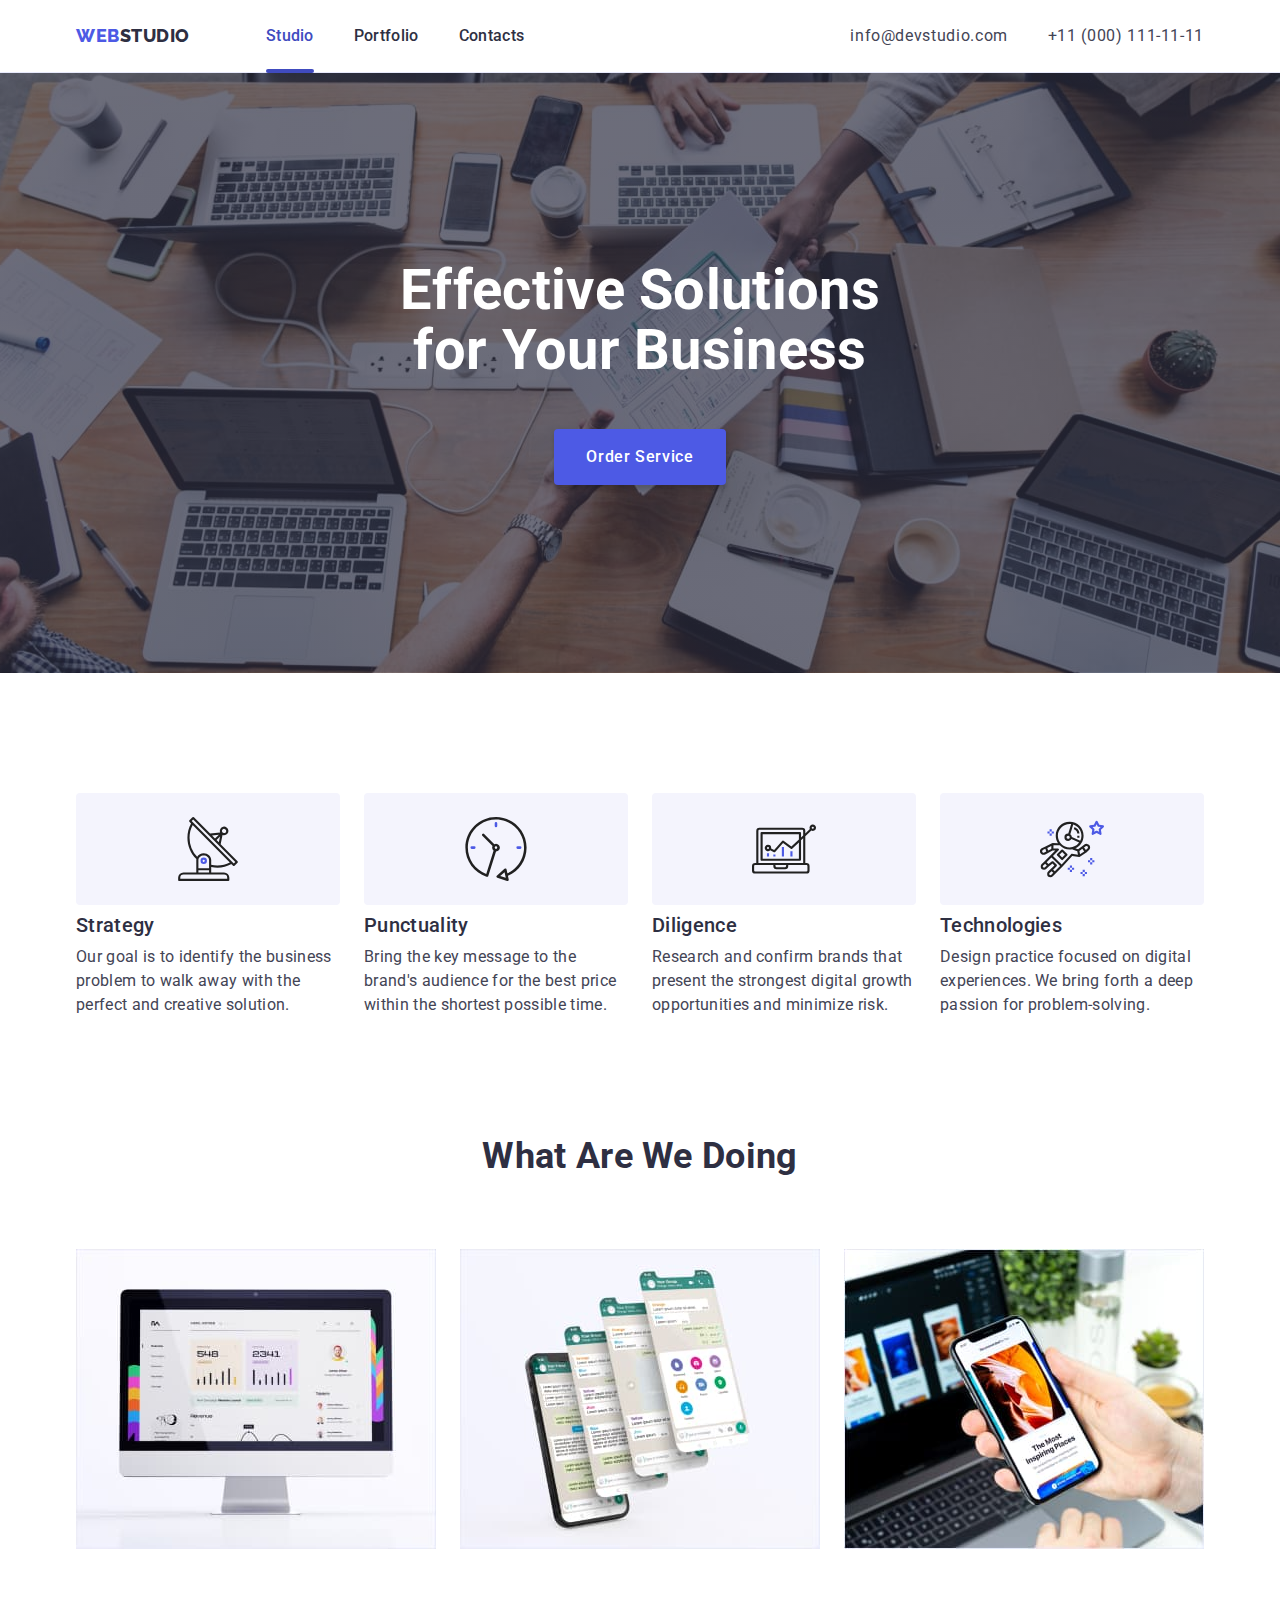
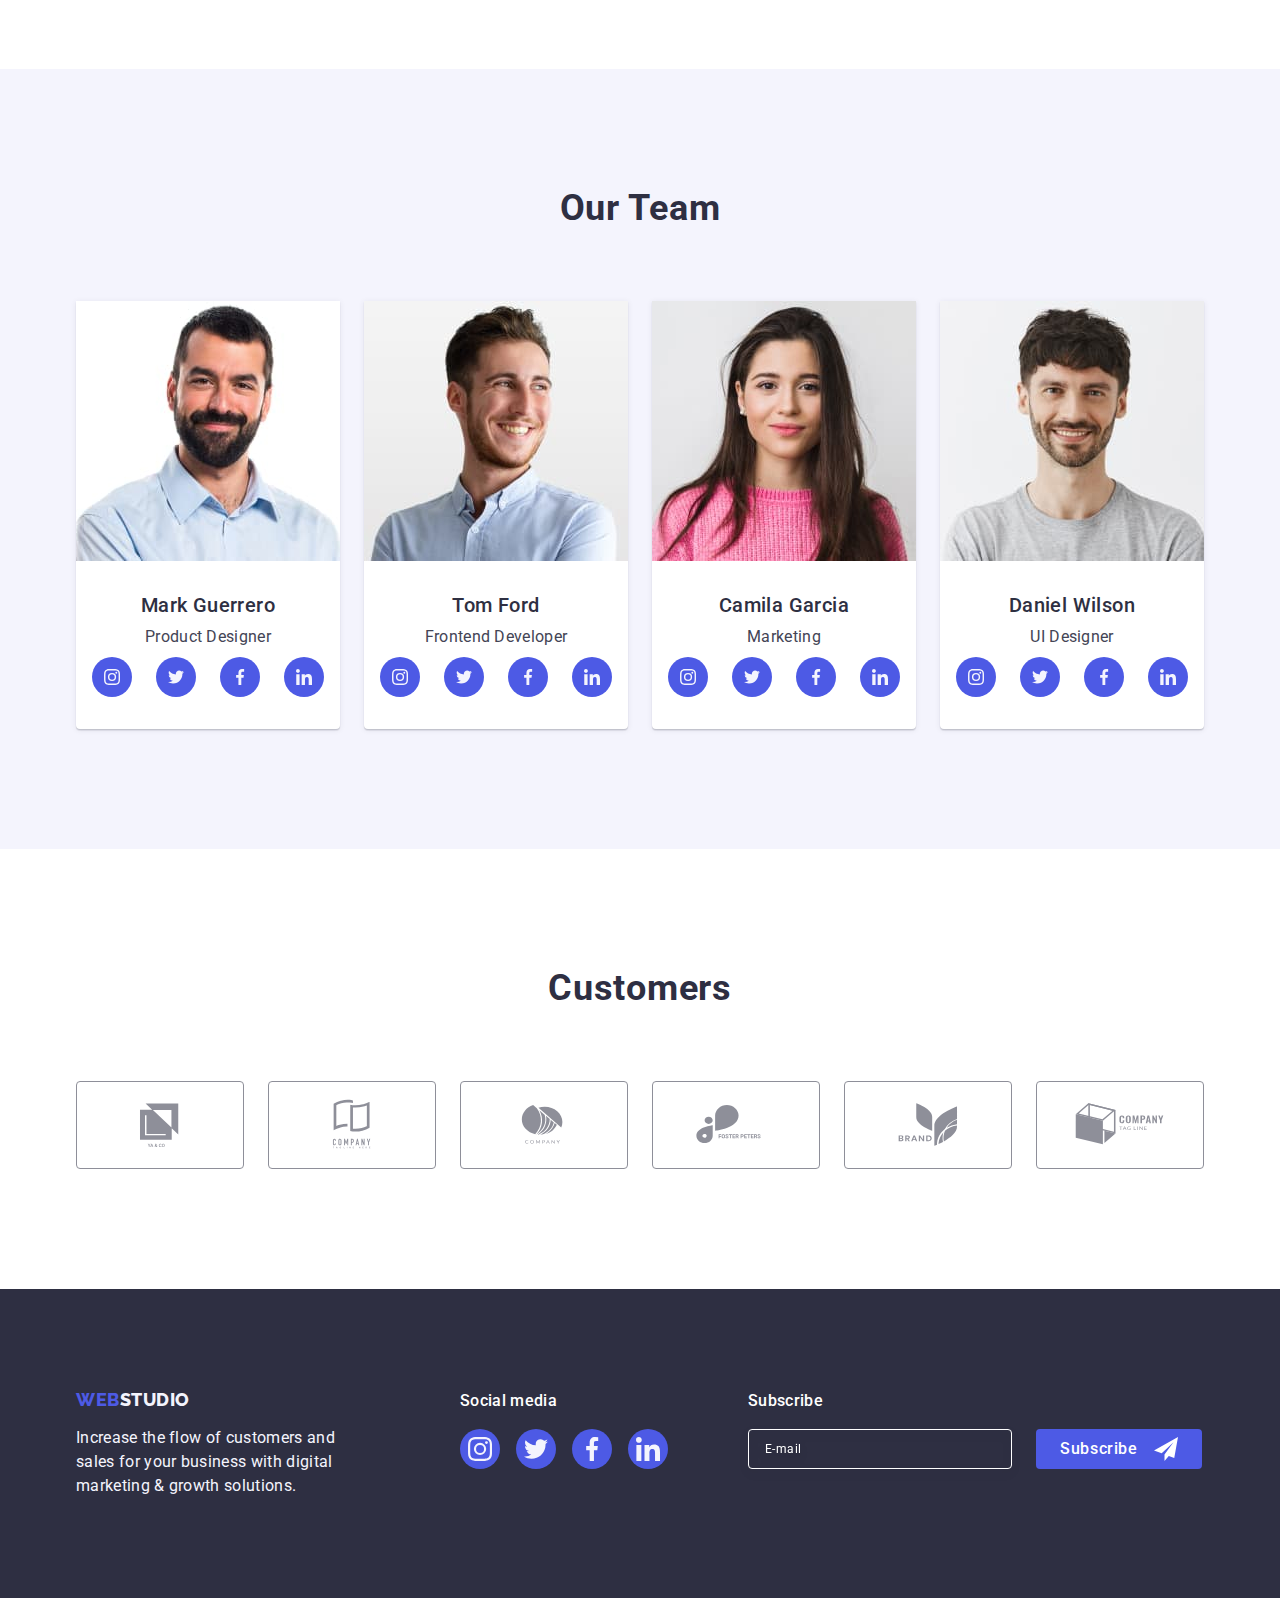
<file: index.html>
<!DOCTYPE html>
<html lang="en">
  <head>
    <meta charset="UTF-8" />
    <meta name="viewport" content="width=device-width, initial-scale=1.0" />
    <link rel="preconnect" href="https://fonts.googleapis.com" />
    <link rel="preconnect" href="https://fonts.gstatic.com" crossorigin />
    <link
      href="https://fonts.googleapis.com/css2?family=Raleway:wght@800&family=Roboto:wght@400;500;700;900&display=swap"
      rel="stylesheet"
    />
    <link
      rel="stylesheet"
      href="https://cdnjs.cloudflare.com/ajax/libs/modern-normalize/2.0.0/modern-normalize.min.css"
    />
    <link rel="stylesheet" href="./css/styles.css"/>
    <link rel="stylesheet" href="./css/media.css" />
    <title>Hw-6</title>
  </head>
  <body>
    <header class="header">
      <div class="header-container container">
        <nav class="header-nav">
          <a class="header-nav__logo-blue link" href="./index.html"
            >Web<span class="header-nav__logo-black">Studio</span></a
          >
          <ul class="header-nav__list list">
            <li class="header-nav__item">
              <a class="header-nav__link link current" href="./index.html"
                >Studio</a
              >
            </li>
            <li class="header-nav__item">
              <a class="header-nav__link link" href="./portfolio.html"
                >Portfolio</a
              >
            </li>
            <li class="header-nav__item">
              <a class="header-nav__link link" href="">Contacts</a>
            </li>
          </ul>
        </nav>

        <address class="header-communication">
          <ul class="header-communication__list list">
            <li class="header-communication__item">
              <a
                class="header-communication__link link"
                href="mailto:info@devstudio.com"
                >info@devstudio.com</a
              >
            </li>
            <li class="header-communication__item">
              <a class="header-communication__link link" href="tel:+110001111111"
                >+11 (000) 111-11-11</a
              >
            </li>
          </ul>
        </address>

        <button class="mobile-menu__open js-open-menu" type="button">
          <svg
            class="mobile-menu__open-icon"
            aria-label="mobile-menu-open"
            width="32"
            height="22"
            stroke="var(--color-grey)"
          >
            <use href="./images/icons.svg#mobile-menu-open"></use>
          </svg>
        </button>

        <div class="mobile-menu__container js-menu-container">
          <div class="mobile-menu__wrapper">
            <button class="mobile-menu__close js-close-menu" type="button">
              <svg
                class="mobile-menu__close-icon"
                aria-label="mobile-menu-close"
                width="8"
                height="8"
              >
                <use href="./images/icons.svg#mobile-menu-close"></use>
              </svg>
            </button>
            <ul class="mobile-menu__list list">
              <li class="mobile-menu__item">
                <a class="mobile-menu__nav current link" href="./index.html"
                  >Studio</a
                >
              </li>
              <li class="mobile-menu__item">
                <a class="mobile-menu__nav link" href="./portfolio.html"
                  >Portfolio</a
                >
              </li>
              <li class="mobile-menu__item">
                <a class="mobile-menu__nav link" href="">Contacts</a>
              </li>
            </ul>
            <address class="mobile-menu__contacts">
              <ul class="mobile-menu__contacts-list list">
                <li class="mobile-menu__contacts-item">
                  <a
                    class="mobile-menu__contacts-tel link"
                    href="tel:+110001111111"
                    >+11 (000) 111-11-11</a
                  >
                </li>
                <li class="mobile-menu__contacts-item">
                  <a
                    class="mobile-menu__contacts-mail link"
                    href="mailto:info@devstudio.com"
                    >info@devstudio.com</a
                  >
                </li>
              </ul>
            </address>
            <ul class="mobile-menu__social-list list">
              <li class="mobile-menu__social-item">
                <a class="mobile-menu__social-link link" href="">
                  <svg class="mobile-menu__social-icon" width="16" height="16">
                    <use href="./images/icons.svg#icon-instagram"></use>
                  </svg>
                </a>
              </li>
              <li class="mobile-menu__social-item">
                <a class="mobile-menu__social-link link" href="">
                  <svg class="mobile-menu__social-icon" width="16" height="16">
                    <use href="./images/icons.svg#icon-twitter"></use>
                  </svg>
                </a>
              </li>
              <li class="mobile-menu__social-item">
                <a class="mobile-menu__social-link link" href="">
                  <svg class="mobile-menu__social-icon" width="16" height="16">
                    <use href="./images/icons.svg#icon-facebook"></use>
                  </svg>
                </a>
              </li>
              <li class="mobile-menu__social-item">
                <a class="mobile-menu__social-link link" href="">
                  <svg class="mobile-menu__social-icon" width="16" height="16">
                    <use href="./images/icons.svg#icon-linkedin"></use>
                  </svg>
                </a>
              </li>
            </ul>
          </div>
        </div>
      </div>
    </header>

    <main>
      <section class="hero hero__bg-image">
        <div class="container">
          <h1 class="hero__title">Effective Solutions for Your Business</h1>
          <button class="hero__button" type="button" data-modal-open>
            Order Service
          </button>
        </div>
      </section>

      <section class="section-second">
        <div class="container">
          <h2 class="visually-hidden">Hidden</h2>
          <ul class="company__list list">
            <li class="company__item">
              <div class="company__wrapper">
                <svg
                  class="company__icon"
                  aria-label="antenna"
                  width="64"
                  height="64"
                >
                  <use href="./images/icons.svg#icon-antenna"></use>
                </svg>
              </div>
              <h3 class="company__title">Strategy</h3>
              <p class="company__text">
                Our goal is to identify the business problem to walk away with
                the perfect and creative solution.
              </p>
            </li>
            <li class="company__item">
              <div class="company__wrapper">
                <svg
                  class="company__icon"
                  aria-label="antenna"
                  width="64"
                  height="64"
                >
                  <use href="./images/icons.svg#icon-clock"></use>
                </svg>
              </div>
              <h3 class="company__title">Punctuality</h3>
              <p class="company__text">
                Bring the key message to the brand's audience for the best price
                within the shortest possible time.
              </p>
            </li>
            <li class="company__item">
              <div class="company__wrapper">
                <svg
                  class="company__icon"
                  aria-label="antenna"
                  width="64"
                  height="64"
                >
                  <use href="./images/icons.svg#icon-diagram"></use>
                </svg>
              </div>
              <h3 class="company__title">Diligence</h3>
              <p class="company__text">
                Research and confirm brands that present the strongest digital
                growth opportunities and minimize risk.
              </p>
            </li>
            <li class="company__item">
              <div class="company__wrapper">
                <svg
                  class="company__icon"
                  aria-label="antenna"
                  width="64"
                  height="64"
                >
                  <use href="./images/icons.svg#icon-astronaut"></use>
                </svg>
              </div>
              <h3 class="company__title">Technologies</h3>
              <p class="company__text">
                Design practice focused on digital experiences. We bring forth a
                deep passion for problem-solving.
              </p>
            </li>
          </ul>
        </div>
      </section>

      <section class="section-third">
        <div class="container">
          <h2 class="works__title">What are we doing</h2>
          <ul class="works__list list">
            <li class="works__item">
              <img
                class="works__image"
                srcset="./images/02-work/work-01-2x.jpg 2x"
                src="./images/02-work/work-01-1x.jpg"
                alt="computer-monitor"
                width="360"
              />
            </li>
            <li class="works__item">
              <img
                class="works__image"
                srcset="./images/02-work/work-02-2x.jpg 2x"
                src="./images/02-work/work-02-1x.jpg"
                alt="phone-application"
                width="360"
              />
            </li>
            <li class="works__item">
              <img
                class="works__image"
                srcset="./images/02-work/work-03-2x.jpg 2x"
                src="./images/02-work/work-03-1x.jpg"
                alt="laptop-and-phone"
                width="360"
              />
            </li>
          </ul>
        </div>
      </section>

      <section class="section-fourth">
        <div class="container">
          <h2 class="team__title">Our Team</h2>
          <ul class="team__list list">
            <li class="team__item">
              <img
                class="team__image"
                srcset="./images/03-team/team-01-2x.jpg 2x"
                src="./images/03-team/team-01-1x.jpg"
                alt="photo Mark Guerrero"
                width="264"
              />
              <div class="team__wrapper">
                <h3 class="team__specialist">Mark Guerrero</h3>
                <p class="team__job-title">Product Designer</p>
                <ul class="team__list-icons list">
                  <li class="team__item-icon">
                    <a href="" class="team__link-icon">
                      <svg
                        class="team__icon"
                        aria-label="icon-instagram"
                        width="16"
                        height="16"
                      >
                        <use href="./images/icons.svg#icon-instagram"></use>
                      </svg>
                    </a>
                  </li>
                  <li class="team__item-icon">
                    <a href="" class="team__link-icon">
                      <svg
                        class="team__icon"
                        aria-label="icon-twitter"
                        width="16"
                        height="16"
                      >
                        <use href="./images/icons.svg#icon-twitter"></use>
                      </svg>
                    </a>
                  </li>
                  <li class="team__item-icon">
                    <a href="" class="team__link-icon">
                      <svg
                        class="team__icon"
                        aria-label="icon-facebook"
                        width="16"
                        height="16"
                      >
                        <use href="./images/icons.svg#icon-facebook"></use>
                      </svg>
                    </a>
                  </li>
                  <li class="team__item-icon">
                    <a href="" class="team__link-icon">
                      <svg
                        class="team__icon"
                        aria-label="icon-linkedin"
                        width="16"
                        height="16"
                      >
                        <use href="./images/icons.svg#icon-linkedin"></use>
                      </svg>
                    </a>
                  </li>
                </ul>
              </div>
            </li>
            <li class="team__item">
              <img
                class="team__image"
                srcset="./images/03-team/team-02-2x.jpg 2x"
                src="./images/03-team/team-02-1x.jpg"
                alt="photo Tom Ford"
                width="264"
              />
              <div class="team__wrapper">
                <h3 class="team__specialist">Tom Ford</h3>
                <p class="team__job-title">Frontend Developer</p>
                <ul class="team__list-icons list">
                  <li class="team__item-icon">
                    <a href="" class="team__link-icon">
                      <svg
                        class="team__icon"
                        aria-label="icon-instagram"
                        width="16"
                        height="16"
                      >
                        <use href="./images/icons.svg#icon-instagram"></use>
                      </svg>
                    </a>
                  </li>
                  <li class="team__item-icon">
                    <a href="" class="team__link-icon">
                      <svg
                        class="team__icon"
                        aria-label="icon-twitter"
                        width="16"
                        height="16"
                      >
                        <use href="./images/icons.svg#icon-twitter"></use>
                      </svg>
                    </a>
                  </li>
                  <li class="team__item-icon">
                    <a href="" class="team__link-icon">
                      <svg
                        class="team__icon"
                        aria-label="icon-facebook"
                        width="16"
                        height="16"
                      >
                        <use href="./images/icons.svg#icon-facebook"></use>
                      </svg>
                    </a>
                  </li>
                  <li class="team__item-icon">
                    <a href="" class="team__link-icon">
                      <svg
                        class="team__icon"
                        aria-label="icon-linkedin"
                        width="16"
                        height="16"
                      >
                        <use href="./images/icons.svg#icon-linkedin"></use>
                      </svg>
                    </a>
                  </li>
                </ul>
              </div>
            </li>
            <li class="team__item">
              <img
                class="team__image"
                srcset="./images/03-team/team-03-1x.jpg 2x"
                src="./images/03-team/team-03-1x.jpg"
                alt="photo Camila Garcia"
                width="264"
              />
              <div class="team__wrapper">
                <h3 class="team__specialist">Camila Garcia</h3>
                <p class="team__job-title">Marketing</p>
                <ul class="team__list-icons list">
                  <li class="team__item-icon">
                    <a href="" class="team__link-icon">
                      <svg
                        class="team__icon"
                        aria-label="icon-instagram"
                        width="16"
                        height="16"
                      >
                        <use href="./images/icons.svg#icon-instagram"></use>
                      </svg>
                    </a>
                  </li>
                  <li class="team__item-icon">
                    <a href="" class="team__link-icon">
                      <svg
                        class="team__icon"
                        aria-label="icon-twitter"
                        width="16"
                        height="16"
                      >
                        <use href="./images/icons.svg#icon-twitter"></use>
                      </svg>
                    </a>
                  </li>
                  <li class="team__item-icon">
                    <a href="" class="team__link-icon">
                      <svg
                        class="team__icon"
                        aria-label="icon-facebook"
                        width="16"
                        height="16"
                      >
                        <use href="./images/icons.svg#icon-facebook"></use>
                      </svg>
                    </a>
                  </li>
                  <li class="team__item-icon">
                    <a href="" class="team__link-icon">
                      <svg
                        class="team__icon"
                        aria-label="icon-linkedin"
                        width="16"
                        height="16"
                      >
                        <use href="./images/icons.svg#icon-linkedin"></use>
                      </svg>
                    </a>
                  </li>
                </ul>
              </div>
            </li>
            <li class="team__item">
              <img
                class="team__image"
                srcset="./images/03-team/team-04-2x.jpg 2x"
                src="./images/03-team/team-04-1x.jpg"
                alt="photo Daniel Wilson"
                width="264"
              />
              <div class="team__wrapper">
                <h3 class="team__specialist">Daniel Wilson</h3>
                <p class="team__job-title">UI Designer</p>
                <ul class="team__list-icons list">
                  <li class="team__item-icon">
                    <a href="" class="team__link-icon">
                      <svg
                        class="team__icon"
                        aria-label="icon-instagram"
                        width="16"
                        height="16"
                      >
                        <use href="./images/icons.svg#icon-instagram"></use>
                      </svg>
                    </a>
                  </li>
                  <li class="team__item-icon">
                    <a href="" class="team__link-icon">
                      <svg
                        class="team__icon"
                        aria-label="icon-twitter"
                        width="16"
                        height="16"
                      >
                        <use href="./images/icons.svg#icon-twitter"></use>
                      </svg>
                    </a>
                  </li>
                  <li class="team__item-icon">
                    <a href="" class="team__link-icon">
                      <svg
                        class="team__icon"
                        aria-label="icon-facebook"
                        width="16"
                        height="16"
                      >
                        <use href="./images/icons.svg#icon-facebook"></use>
                      </svg>
                    </a>
                  </li>
                  <li class="team__item-icon">
                    <a href="" class="team__link-icon">
                      <svg
                        class="team__icon"
                        aria-label="icon-linkedin"
                        width="16"
                        height="16"
                      >
                        <use href="./images/icons.svg#icon-linkedin"></use>
                      </svg>
                    </a>
                  </li>
                </ul>
              </div>
            </li>
          </ul>
        </div>
      </section>
      <section class="section-fifth">
        <div class="customers__container container">
          <h2 class="customers__title">Customers</h2>
          <ul class="customers__list list">
            <li class="customers__item">
              <a href="" class="customers__link"
                ><svg
                  class="customers__icon"
                  aria-label="customers-icons"
                  width="104"
                  height="56"
                >
                  <use href="./images/icons.svg#customers-logo-1"></use></svg
              ></a>
            </li>
            <li class="customers__item">
              <a href="" class="customers__link"
                ><svg
                  class="customers__icon"
                  aria-label="customers-icons"
                  width="104"
                  height="56"
                >
                  <use href="./images/icons.svg#customers-logo-2"></use></svg
              ></a>
            </li>
            <li class="customers__item">
              <a href="" class="customers__link"
                ><svg
                  class="customers__icon"
                  aria-label="customers-icons"
                  width="104"
                  height="56"
                >
                  <use href="./images/icons.svg#customers-logo-3"></use></svg
              ></a>
            </li>
            <li class="customers__item">
              <a href="" class="customers__link"
                ><svg
                  class="customers__icon"
                  aria-label="customers-icons"
                  width="104"
                  height="56"
                >
                  <use href="./images/icons.svg#customers-logo-4"></use></svg
              ></a>
            </li>
            <li class="customers__item">
              <a href="" class="customers__link"
                ><svg
                  class="customers__icon"
                  aria-label="customers-icons"
                  width="104"
                  height="56"
                >
                  <use href="./images/icons.svg#customers-logo-5"></use></svg
              ></a>
            </li>
            <li class="customers__item">
              <a href="" class="customers__link"
                ><svg
                  class="customers__icon"
                  aria-label="customers-icons"
                  width="104"
                  height="56"
                >
                  <use href="./images/icons.svg#customers-logo-6"></use></svg
              ></a>
            </li>
          </ul>
        </div>
      </section>
    </main>

    <footer class="footer">
      <div class="footer-container container">
        <div class="footer__logo-wrapper">
          <a class="footer__logo-blue link" href="./index.html">Web<span class="footer__logo-white">Studio</span></a
          >
          <p class="footer__text">
            Increase the flow of customers and sales for your business with
            digital marketing & growth solutions.
          </p>
        </div>

        <div class="footer__icon-wrapper">
          <p class="footer__icon-text">Social media</p>
          <ul class="footer__icon-list">
            <li class="footer__icon-item">
              <a href="" class="footer__icon-link">
                <svg
                  class="footer__icon"
                  aria-label="icon-instagram"
                  width="24"
                  height="24"
                >
                  <use href="./images/icons.svg#icon-instagram"></use>
                </svg>
              </a>
            </li>
            <li class="footer__icon-item">
              <a href="" class="footer__icon-link">
                <svg
                  class="footer__icon"
                  aria-label="icon-twitter"
                  width="24"
                  height="24"
                >
                  <use href="./images/icons.svg#icon-twitter"></use>
                </svg>
              </a>
            </li>
            <li class="footer__icon-item">
              <a href="" class="footer__icon-link">
                <svg
                  class="footer__icon"
                  aria-label="icon-facebook"
                  width="24"
                  height="24"
                >
                  <use href="./images/icons.svg#icon-facebook"></use>
                </svg>
              </a>
            </li>
            <li class="footer__icon-item">
              <a href="" class="footer__icon-link">
                <svg
                  class="footer__icon"
                  aria-label="icon-linkedin"
                  width="24"
                  height="24"
                >
                  <use href="./images/icons.svg#icon-linkedin"></use>
                </svg>
              </a>
            </li>
          </ul>
        </div>

        <div class="footer__subscribe-wrapper">
          <p class="footer__subscribe-text">Subscribe</p>
          <form class="footer__subscribe-form">
            <label class="footer__subscribe-label">
              <input
                class="footer__subscribe-input"
                type="email"
                name="email-field"
                placeholder="E-mail"
              />
            </label>
            <button
              type="submit"
              name="email-subscribe-button"
              class="footer__subscribe-button"
            >
              Subscribe
              <svg
                class="footer__subscribe-icon"
                aria-label="icon-send"
                width="24"
                height="24"
              >
                <use href="./images/icons.svg#icon-send"></use>
              </svg>
            </button>
          </form>
        </div>
      </div>
    </footer>

    <div class="backdrop is-hidden" data-modal>
      <div class="modal">
        <button class="modal__button-close" type="button" data-modal-close>
          <svg
            class="modal__icon-close"
            aria-label="icon-modal-close"
            width="8"
            height="8"
          >
            <use href="./images/icons.svg#icon-modal-close"></use>
          </svg>
        </button>

        <p class="modal__title">
          Leave your contacts and we will call you back
        </p>

        <form class="modal__form">
          <div class="modal__wrapper">
            <label class="modal__label" for="user-name">Name</label>
            <div class="modal__icon-wrapper">
              <input
                class="modal__input"
                type="text"
                name="user-name"
                id="user-name"
              />
              <svg
                class="modal__icon"
                aria-label="icon-person"
                width="18"
                height="24"
              >
                <use href="./images/icons.svg#icon-person"></use>
              </svg>
            </div>
          </div>

          <div class="modal__wrapper">
            <label class="modal__label" for="phone-number">Phone</label>
            <div class="modal__icon-wrapper">
              <input
                class="modal__input"
                type="tel"
                name="phone-number"
                id="phone-number"
              />
              <svg
                class="modal__icon"
                aria-label="icon-phone"
                width="18"
                height="24"
              >
                <use href="./images/icons.svg#icon-phone"></use>
              </svg>
            </div>
          </div>

          <div class="modal__wrapper">
            <label class="modal__label" for="useremail">Email</label>
            <div class="modal__icon-wrapper">
              <input
                class="modal__input"
                type="email"
                name="user-email"
                id="useremail"
              />
              <svg
                class="modal__icon"
                aria-label="icon-email"
                width="18"
                height="24"
              >
                <use href="./images/icons.svg#icon-email"></use>
              </svg>
            </div>
          </div>

          <div class="modal__text-field-wrapper">
            <label class="modal__label" for="user-comment">Comment</label>
            <textarea
              class="modal__text-field"
              name="user-comment"
              id="user-comment"
              placeholder="Text input"
            ></textarea>
          </div>

          <div class="modal__check-wrapper">
            <input
              class="modal__check-input visually-hidden"
              type="checkbox"
              name="user-privacy"
              id="user-privacy"
              value="true"
            />
            <label class="modal__check-text" for="user-privacy">
              <span class="modal__check-box">
                <svg
                  class="modal__icon-check"
                  aria-label="icon-check-white"
                  width="10"
                  height="8"
                >
                  <use href="./images/icons.svg#icon-check-white"></use></svg
              ></span>
              I accept the terms and conditions of the
              <a class="modal__link-text" href="">Privacy Policy</a></label
            >
          </div>

          <button class="modal__button-submit" type="submit">Send</button>
        </form>
      </div>
    </div>

    <script src="./js/modal.js"></script>
    <script src="./js/mobile-menu.js"></script>
  </body>
</html>
</file>
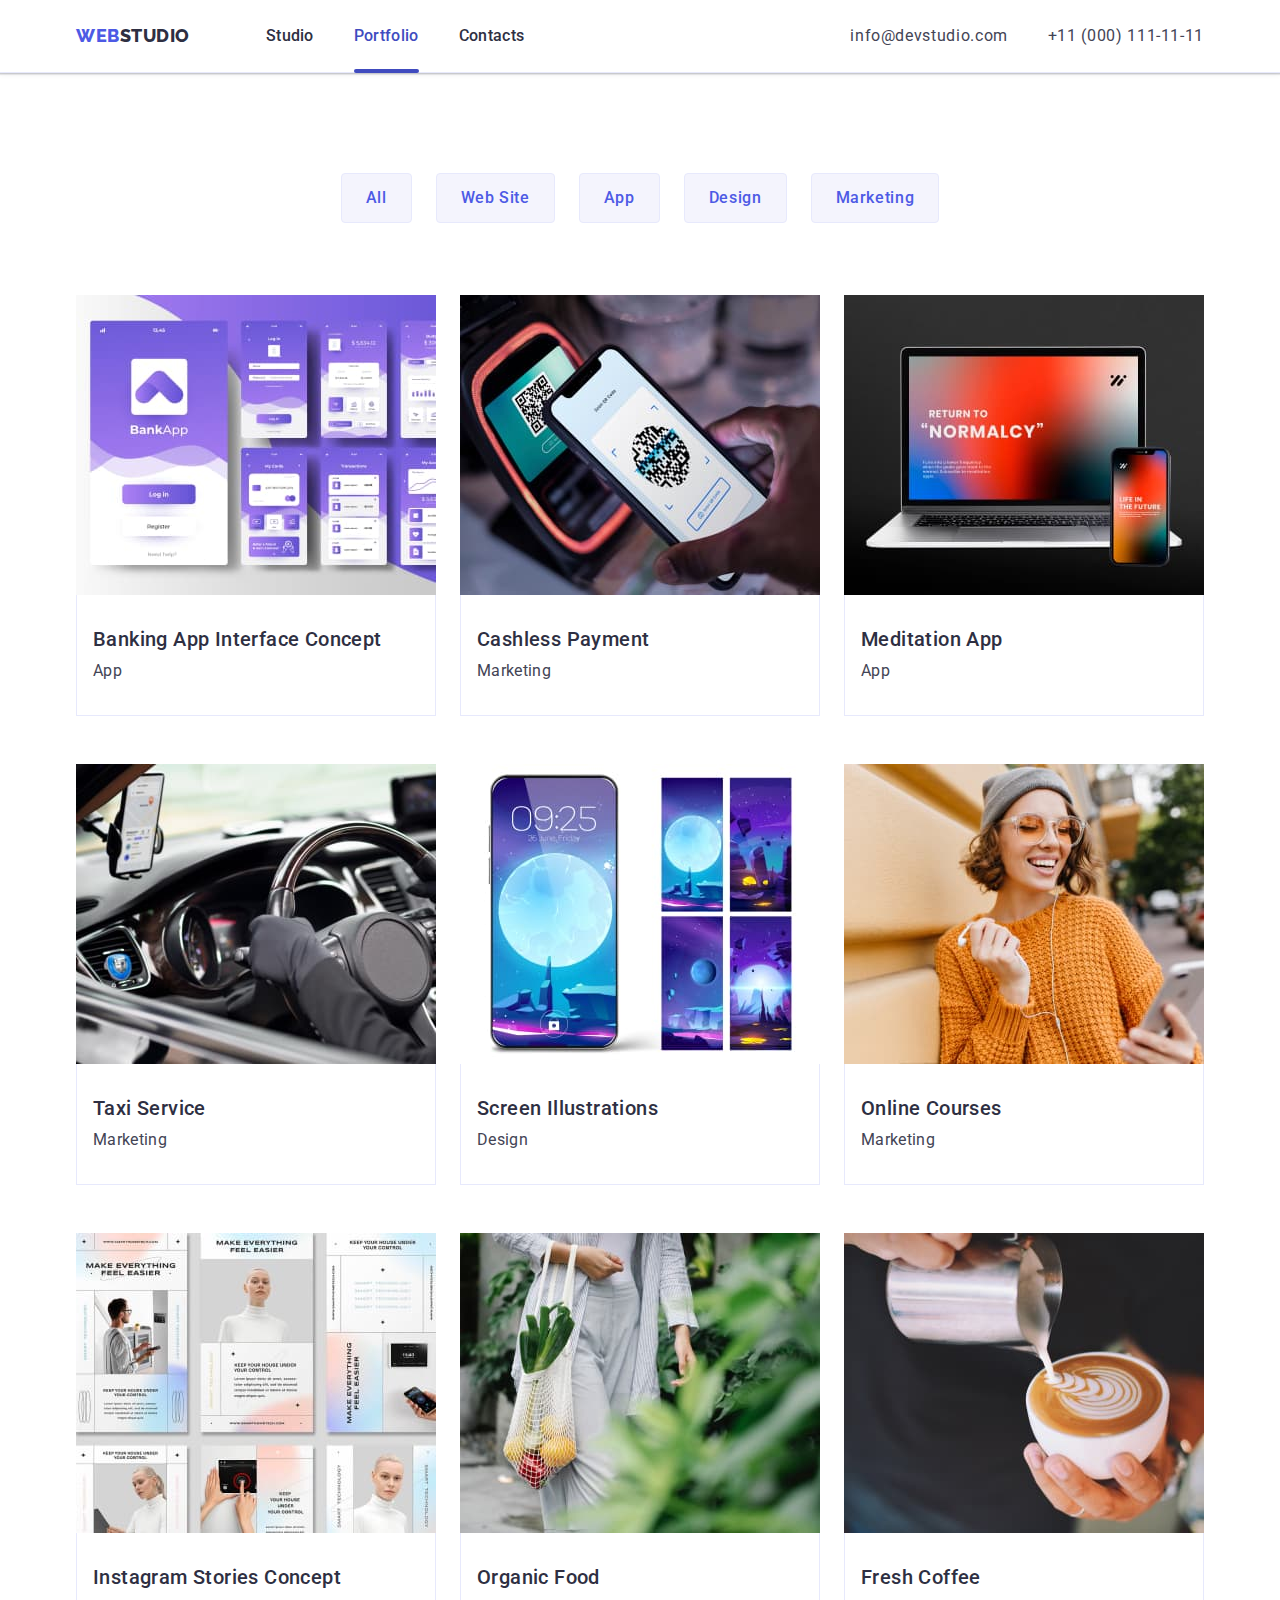
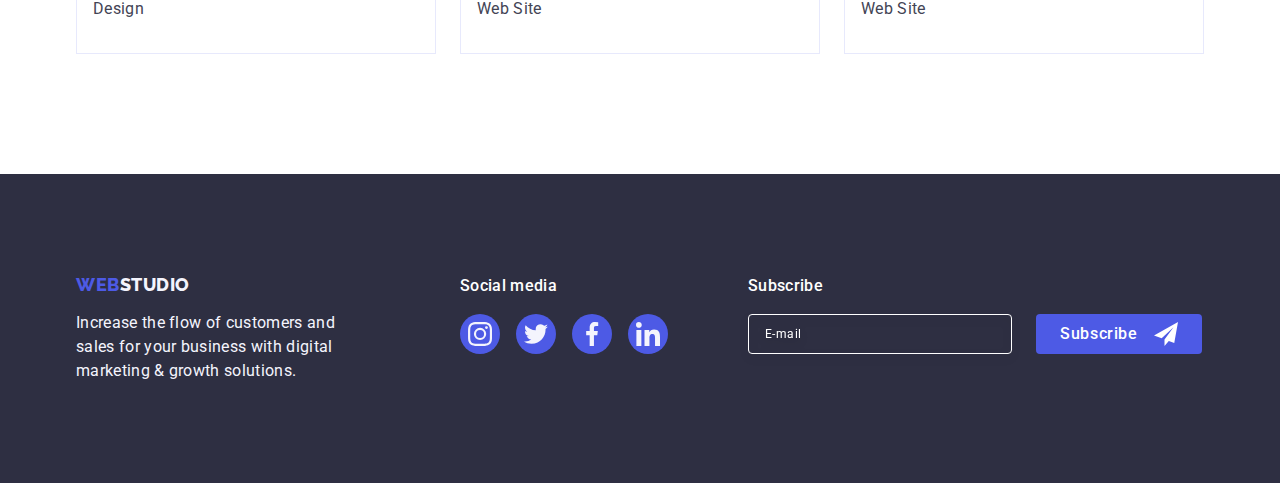
<file: portfolio.html>
<!DOCTYPE html>
<html lang="en">
  <head>
    <meta charset="UTF-8" />
    <meta name="viewport" content="width=device-width, initial-scale=1.0" />
    <link rel="preconnect" href="https://fonts.googleapis.com" />
    <link rel="preconnect" href="https://fonts.gstatic.com" crossorigin />
    <link
      href="https://fonts.googleapis.com/css2?family=Raleway:wght@800&family=Roboto:wght@400;500;700;900&display=swap"
      rel="stylesheet"
    />
    <link
      rel="stylesheet"
      href="https://cdnjs.cloudflare.com/ajax/libs/modern-normalize/2.0.0/modern-normalize.min.css"
    />
    <link rel="stylesheet" href="./css/styles.css" />
    <link rel="stylesheet" href="./css/media.css" />
    <title>Hw-6</title>
  </head>
  <body>
    <header class="header">
      <div class="header-container container">
        <nav class="header-nav">
          <a class="header-nav__logo-blue link" href="./index.html"
            >Web<span class="header-nav__logo-black">Studio</span></a
          >
          <ul class="header-nav__list list">
            <li class="header-nav__item">
              <a class="header-nav__link link" href="./index.html">Studio</a>
            </li>
            <li class="header-nav__item">
              <a class="header-nav__link link current" href="./portfolio.html"
                >Portfolio</a
              >
            </li>
            <li class="header-nav__item">
              <a class="header-nav__link link" href="">Contacts</a>
            </li>
          </ul>
        </nav>

        <address class="header-communication">
          <ul class="header-communication__list list">
            <li class="header-communication__item">
              <a
                class="header-communication__link link"
                href="mailto:info@devstudio.com"
                >info@devstudio.com</a
              >
            </li>
            <li class="header-communication__item">
              <a class="header-communication__link link" href="tel:+110001111111"
                >+11 (000) 111-11-11</a
              >
            </li>
          </ul>
        </address>

        <button class="mobile-menu__open js-open-menu" type="button">
          <svg
            class="mobile-menu__open-icon"
            aria-label="mobile-menu-open"
            width="32"
            height="22"
            stroke="var(--color-grey)"
          >
            <use href="./images/icons.svg#mobile-menu-open"></use>
          </svg>
        </button>

        <div class="mobile-menu__container js-menu-container">
          <div class="mobile-menu__wrapper">
            <button class="mobile-menu__close js-close-menu" type="button">
              <svg
                class="mobile-menu__close-icon"
                aria-label="mobile-menu-close"
                width="8"
                height="8"
              >
                <use href="./images/icons.svg#mobile-menu-close"></use>
              </svg>
            </button>
            <ul class="mobile-menu__list list">
              <li class="mobile-menu__item">
                <a class="mobile-menu__nav link" href="./index.html">Studio</a>
              </li>
              <li class="mobile-menu__item">
                <a class="mobile-menu__nav current link" href="./portfolio.html"
                  >Portfolio</a
                >
              </li>
              <li class="mobile-menu__item">
                <a class="mobile-menu__nav link" href="">Contacts</a>
              </li>
            </ul>
            <address class="mobile-menu__contacts">
              <ul class="mobile-menu__contacts-list list">
                <li class="mobile-menu__contacts-item">
                  <a
                    class="mobile-menu__contacts-tel link"
                    href="tel:+110001111111"
                    >+11 (000) 111-11-11</a
                  >
                </li>
                <li class="mobile-menu__contacts-item">
                  <a
                    class="mobile-menu__contacts-mail link"
                    href="mailto:info@devstudio.com"
                    >info@devstudio.com</a
                  >
                </li>
              </ul>
            </address>
            <ul class="mobile-menu__social-list list">
              <li class="mobile-menu__social-item">
                <a class="mobile-menu__social-link link" href="">
                  <svg class="mobile-menu__social-icon" width="16" height="16">
                    <use href="./images/icons.svg#icon-instagram"></use>
                  </svg>
                </a>
              </li>
              <li class="mobile-menu__social-item">
                <a class="mobile-menu__social-link link" href="">
                  <svg class="mobile-menu__social-icon" width="16" height="16">
                    <use href="./images/icons.svg#icon-twitter"></use>
                  </svg>
                </a>
              </li>
              <li class="mobile-menu__social-item">
                <a class="mobile-menu__social-link link" href="">
                  <svg class="mobile-menu__social-icon" width="16" height="16">
                    <use href="./images/icons.svg#icon-facebook"></use>
                  </svg>
                </a>
              </li>
              <li class="mobile-menu__social-item">
                <a class="mobile-menu__social-link link" href="">
                  <svg class="mobile-menu__social-icon" width="16" height="16">
                    <use href="./images/icons.svg#icon-linkedin"></use>
                  </svg>
                </a>
              </li>
            </ul>
          </div>
        </div>
      </div>
    </header>

    <main>
      <section class="gallery">
        <div class="container">
          <h1 class="visually-hidden">Hidden</h1>

          <ul class="gallery-filter__list list">
            <li class="gallery-filter__item">
              <button class="gallery-filter__button" type="button">All</button>
            </li>
            <li class="gallery-filter__item">
              <button class="gallery-filter__button" type="button">
                Web Site
              </button>
            </li>
            <li class="gallery-filter__item">
              <button class="gallery-filter__button" type="button">App</button>
            </li>
            <li class="gallery-filter__item">
              <button class="gallery-filter__button" type="button">
                Design
              </button>
            </li>
            <li class="gallery-filter__item">
              <button class="gallery-filter__button" type="button">
                Marketing
              </button>
            </li>
          </ul>

          <ul class="gallery__list list">
            <li class="gallery__item">
              <a class="gallery__link link" tabindex="0">
                <div class="gallery__overley-wrapper">
                  <picture>
                    <source
                      media="(min-width: 1158px)"
                      srcset="
                        ./images/04-gallery/gallery-01-desktop-1x.jpg 1x,
                        ./images/04-gallery/gallery-01-desktop-2x.jpg 2x
                      "
                    />
                    <source
                      media="(min-width: 768px)"
                      srcset="
                        ./images/04-gallery/gallery-01-tablet-1x.jpg 1x,
                        ./images/04-gallery/gallery-01-tablet-2x.jpg 2x
                      "
                    />
                    <source
                      media="(max-width: 767px)"
                      srcset="
                        ./images/04-gallery/gallery-01-mobile-1x.jpg 1x,
                        ./images/04-gallery/gallery-01-mobile-2x.jpg 2x
                      "
                    />
                    <img
                      class="gallery__image"
                      src="./images/04-gallery/gallery-01-desktop-1x.jpg"
                      alt="Banking App Interface Concept"
                      width="360"
                    />
                  </picture>
                  <p class="gallery__overley-text">
                    14 Stylish and User-Friendly App Design Concepts · Task
                    Manager App · Calorie Tracker App · Exotic Fruit Ecommerce
                    App · Cloud Storage App
                  </p>
                </div>
                <div class="gallery__wrapper">
                  <h2 class="gallery__title">Banking App Interface Concept</h2>
                  <p class="gallery__text">App</p>
                </div>
              </a>
            </li>
            <li class="gallery__item">
              <a class="gallery__link link" tabindex="0">
                <div class="gallery__overley-wrapper">
                  <picture>
                    <source
                      media="(min-width: 1158px)"
                      srcset="
                        ./images/04-gallery/gallery-02-desktop-1x.jpg 1x,
                        ./images/04-gallery/gallery-02-desktop-2x.jpg 2x
                      "
                    />
                    <source
                      media="(min-width: 768px)"
                      srcset="
                        ./images/04-gallery/gallery-02-tablet-1x.jpg 1x,
                        ./images/04-gallery/gallery-02-tablet-2x.jpg 2x
                      "
                    />
                    <source
                      media="(max-width: 767px)"
                      srcset="
                        ./images/04-gallery/gallery-02-mobile-1x.jpg 1x,
                        ./images/04-gallery/gallery-02-mobile-2x.jpg 2x
                      "
                    />
                    <img
                      class="gallery__image"
                      src="./images/04-gallery/gallery-02-desktop-1x.jpg"
                      alt="Cashless Payment"
                      width="360"
                    />
                  </picture>
                  <p class="gallery__overley-text">
                    14 Stylish and User-Friendly App Design Concepts · Task
                    Manager App · Calorie Tracker App · Exotic Fruit Ecommerce
                    App · Cloud Storage App
                  </p>
                </div>
                <div class="gallery__wrapper">
                  <h2 class="gallery__title">Cashless Payment</h2>
                  <p class="gallery__text">Marketing</p>
                </div>
              </a>
            </li>
            <li class="gallery__item">
              <a class="gallery__link link" tabindex="0">
                <div class="gallery__overley-wrapper">
                  <picture>
                    <source
                      media="(min-width: 1158px)"
                      srcset="
                        ./images/04-gallery/gallery-03-desktop-1x.jpg 1x,
                        ./images/04-gallery/gallery-03-desktop-2x.jpg 2x
                      "
                    />
                    <source
                      media="(min-width: 768px)"
                      srcset="
                        ./images/04-gallery/gallery-03-tablet-1x.jpg 1x,
                        ./images/04-gallery/gallery-03-tablet-2x.jpg 2x
                      "
                    />
                    <source
                      media="(max-width: 767px)"
                      srcset="
                        ./images/04-gallery/gallery-03-mobile-1x.jpg 1x,
                        ./images/04-gallery/gallery-03-mobile-2x.jpg 2x
                      "
                    />
                    <img
                      class="gallery__image"
                      src="./images/04-gallery/gallery-03-desktop-1x.jpg"
                      alt="Meditation App"
                      width="360"
                    />
                  </picture>
                  <p class="gallery__overley-text">
                    14 Stylish and User-Friendly App Design Concepts · Task
                    Manager App · Calorie Tracker App · Exotic Fruit Ecommerce
                    App · Cloud Storage App
                  </p>
                </div>
                <div class="gallery__wrapper">
                  <h2 class="gallery__title">Meditation App</h2>
                  <p class="gallery__text">App</p>
                </div>
              </a>
            </li>
            <li class="gallery__item">
              <a class="gallery__link link" tabindex="0">
                <div class="gallery__overley-wrapper">
                  <picture>
                    <source
                      media="(min-width: 1158px)"
                      srcset="
                        ./images/04-gallery/gallery-04-desktop-1x.jpg 1x,
                        ./images/04-gallery/gallery-04-desktop-2x.jpg 2x
                      "
                    />
                    <source
                      media="(min-width: 768px)"
                      srcset="
                        ./images/04-gallery/gallery-04-tablet-1x.jpg 1x,
                        ./images/04-gallery/gallery-04-tablet-2x.jpg 2x
                      "
                    />
                    <source
                      media="(max-width: 767px)"
                      srcset="
                        ./images/04-gallery/gallery-04-mobile-1x.jpg 1x,
                        ./images/04-gallery/gallery-04-mobile-2x.jpg 2x
                      "
                    />
                    <img
                      class="gallery__image"
                      src="./images/04-gallery/gallery-04-desktop-1x.jpg"
                      alt="Taxi Service"
                      width="360"
                    />
                  </picture>
                  <p class="gallery__overley-text">
                    14 Stylish and User-Friendly App Design Concepts · Task
                    Manager App · Calorie Tracker App · Exotic Fruit Ecommerce
                    App · Cloud Storage App
                  </p>
                </div>
                <div class="gallery__wrapper">
                  <h2 class="gallery__title">Taxi Service</h2>
                  <p class="gallery__text">Marketing</p>
                </div>
              </a>
            </li>
            <li class="gallery__item">
              <a class="gallery__link link" tabindex="0">
                <div class="gallery__overley-wrapper">
                  <picture>
                    <source
                      media="(min-width: 1158px)"
                      srcset="
                        ./images/04-gallery/gallery-05-desktop-1x.jpg 1x,
                        ./images/04-gallery/gallery-05-desktop-2x.jpg 2x
                      "
                    />
                    <source
                      media="(min-width: 768px)"
                      srcset="
                        ./images/04-gallery/gallery-05-tablet-1x.jpg 1x,
                        ./images/04-gallery/gallery-05-tablet-2x.jpg 2x
                      "
                    />
                    <source
                      media="(max-width: 767px)"
                      srcset="
                        ./images/04-gallery/gallery-05-mobile-1x.jpg 1x,
                        ./images/04-gallery/gallery-05-mobile-2x.jpg 2x
                      "
                    />
                    <img
                      class="gallery__image"
                      src="./images/04-gallery/gallery-05-desktop-1x.jpg"
                      alt="Screen Illustrations"
                      width="360"
                    />
                  </picture>
                  <p class="gallery__overley-text">
                    14 Stylish and User-Friendly App Design Concepts · Task
                    Manager App · Calorie Tracker App · Exotic Fruit Ecommerce
                    App · Cloud Storage App
                  </p>
                </div>
                <div class="gallery__wrapper">
                  <h2 class="gallery__title">Screen Illustrations</h2>
                  <p class="gallery__text">Design</p>
                </div>
              </a>
            </li>
            <li class="gallery__item">
              <a class="gallery__link link" tabindex="0">
                <div class="gallery__overley-wrapper">
                  <picture>
                    <source
                      media="(min-width: 1158px)"
                      srcset="
                        ./images/04-gallery/gallery-06-desktop-1x.jpg 1x,
                        ./images/04-gallery/gallery-06-desktop-2x.jpg 2x
                      "
                    />
                    <source
                      media="(min-width: 768px)"
                      srcset="
                        ./images/04-gallery/gallery-06-tablet-1x.jpg 1x,
                        ./images/04-gallery/gallery-06-tablet-2x.jpg 2x
                      "
                    />
                    <source
                      media="(max-width: 767px)"
                      srcset="
                        ./images/04-gallery/gallery-06-mobile-1x.jpg 1x,
                        ./images/04-gallery/gallery-06-mobile-2x.jpg 2x
                      "
                    />
                    <img
                      class="gallery__image"
                      src="./images/04-gallery/gallery-06-desktop-1x.jpg"
                      alt="Online Courses"
                      width="360"
                    />
                  </picture>
                  <p class="gallery__overley-text">
                    14 Stylish and User-Friendly App Design Concepts · Task
                    Manager App · Calorie Tracker App · Exotic Fruit Ecommerce
                    App · Cloud Storage App
                  </p>
                </div>
                <div class="gallery__wrapper">
                  <h2 class="gallery__title">Online Courses</h2>
                  <p class="gallery__text">Marketing</p>
                </div>
              </a>
            </li>
            <li class="gallery__item">
              <a class="gallery__link link" tabindex="0">
                <div class="gallery__overley-wrapper">
                  <picture>
                    <source
                      media="(min-width: 1158px)"
                      srcset="
                        ./images/04-gallery/gallery-07-desktop-1x.jpg 1x,
                        ./images/04-gallery/gallery-07-desktop-2x.jpg 2x
                      "
                    />
                    <source
                      media="(min-width: 768px)"
                      srcset="
                        ./images/04-gallery/gallery-07-tablet-1x.jpg 1x,
                        ./images/04-gallery/gallery-07-tablet-2x.jpg 2x
                      "
                    />
                    <source
                      media="(max-width: 767px)"
                      srcset="
                        ./images/04-gallery/gallery-07-mobile-1x.jpg 1x,
                        ./images/04-gallery/gallery-07-mobile-2x.jpg 2x
                      "
                    />
                    <img
                      class="gallery__image"
                      src="./images/04-gallery/gallery-07-desktop-1x.jpg"
                      alt="Instagram Stories Concept"
                      width="360"
                    />
                  </picture>
                  <p class="gallery__overley-text">
                    14 Stylish and User-Friendly App Design Concepts · Task
                    Manager App · Calorie Tracker App · Exotic Fruit Ecommerce
                    App · Cloud Storage App
                  </p>
                </div>
                <div class="gallery__wrapper">
                  <h2 class="gallery__title">Instagram Stories Concept</h2>
                  <p class="gallery__text">Design</p>
                </div>
              </a>
            </li>
            <li class="gallery__item">
              <a class="gallery__link link" tabindex="0">
                <div class="gallery__overley-wrapper">
                  <picture>
                    <source
                      media="(min-width: 1158px)"
                      srcset="
                        ./images/04-gallery/gallery-08-desktop-1x.jpg 1x,
                        ./images/04-gallery/gallery-08-desktop-2x.jpg 2x
                      "
                    />
                    <source
                      media="(min-width: 768px)"
                      srcset="
                        ./images/04-gallery/gallery-08-tablet-1x.jpg 1x,
                        ./images/04-gallery/gallery-08-tablet-2x.jpg 2x
                      "
                    />
                    <source
                      media="(max-width: 767px)"
                      srcset="
                        ./images/04-gallery/gallery-08-mobile-1x.jpg 1x,
                        ./images/04-gallery/gallery-08-mobile-2x.jpg 2x
                      "
                    />
                    <img
                      class="gallery__image"
                      src="./images/04-gallery/gallery-08-desktop-1x.jpg"
                      alt="Organic Food"
                      width="360"
                    />
                  </picture>
                  <p class="gallery__overley-text">
                    14 Stylish and User-Friendly App Design Concepts · Task
                    Manager App · Calorie Tracker App · Exotic Fruit Ecommerce
                    App · Cloud Storage App
                  </p>
                </div>
                <div class="gallery__wrapper">
                  <h2 class="gallery__title">Organic Food</h2>
                  <p class="gallery__text">Web Site</p>
                </div>
              </a>
            </li>
            <li class="gallery__item">
              <a class="gallery__link link" tabindex="0">
                <div class="gallery__overley-wrapper">
                  <picture>
                    <source
                      media="(min-width: 1158px)"
                      srcset="
                        ./images/04-gallery/gallery-09-desktop-1x.jpg 1x,
                        ./images/04-gallery/gallery-09-desktop-2x.jpg 2x
                      "
                    />
                    <source
                      media="(min-width: 768px)"
                      srcset="
                        ./images/04-gallery/gallery-09-tablet-1x.jpg 1x,
                        ./images/04-gallery/gallery-09-tablet-2x.jpg 2x
                      "
                    />
                    <source
                      media="(max-width: 767px)"
                      srcset="
                        ./images/04-gallery/gallery-09-mobile-1x.jpg 1x,
                        ./images/04-gallery/gallery-09-mobile-2x.jpg 2x
                      "
                    />
                    <img
                      class="gallery__image"
                      src="./images/04-gallery/gallery-09-desktop-1x.jpg"
                      alt="Fresh Coffee"
                      width="360"
                    />
                  </picture>
                  <p class="gallery__overley-text">
                    14 Stylish and User-Friendly App Design Concepts · Task
                    Manager App · Calorie Tracker App · Exotic Fruit Ecommerce
                    App · Cloud Storage App
                  </p>
                </div>
                <div class="gallery__wrapper">
                  <h2 class="gallery__title">Fresh Coffee</h2>
                  <p class="gallery__text">Web Site</p>
                </div>
              </a>
            </li>
          </ul>
        </div>
      </section>
    </main>

    <footer class="footer">
      <div class="footer-container container">
        <div class="footer__logo-wrapper">
          <a class="footer__logo-blue link" href="./index.html"
            >Web<span class="footer__logo-white">Studio</span></a
          >
          <p class="footer__text">
            Increase the flow of customers and sales for your business with
            digital marketing & growth solutions.
          </p>
        </div>

        <div class="footer__icon-wrapper">
          <p class="footer__icon-text">Social media</p>
          <ul class="footer__icon-list">
            <li class="footer__icon-item">
              <a href="" class="footer__icon-link">
                <svg
                  class="footer__icon"
                  aria-label="icon-instagram"
                  width="24"
                  height="24"
                >
                  <use href="./images/icons.svg#icon-instagram"></use>
                </svg>
              </a>
            </li>
            <li class="footer__icon-item">
              <a href="" class="footer__icon-link">
                <svg
                  class="footer__icon"
                  aria-label="icon-twitter"
                  width="24"
                  height="24"
                >
                  <use href="./images/icons.svg#icon-twitter"></use>
                </svg>
              </a>
            </li>
            <li class="footer__icon-item">
              <a href="" class="footer__icon-link">
                <svg
                  class="footer__icon"
                  aria-label="icon-facebook"
                  width="24"
                  height="24"
                >
                  <use href="./images/icons.svg#icon-facebook"></use>
                </svg>
              </a>
            </li>
            <li class="footer__icon-item">
              <a href="" class="footer__icon-link">
                <svg
                  class="footer__icon"
                  aria-label="icon-linkedin"
                  width="24"
                  height="24"
                >
                  <use href="./images/icons.svg#icon-linkedin"></use>
                </svg>
              </a>
            </li>
          </ul>
        </div>

        <div class="footer__subscribe-wrapper">
          <p class="footer__subscribe-text">Subscribe</p>
          <form class="footer__subscribe-form">
            <label class="footer__subscribe-label">
              <input
                class="footer__subscribe-input"
                type="email"
                name="email-field"
                placeholder="E-mail"
              />
            </label>
            <button
              type="submit"
              name="email-subscribe-button"
              class="footer__subscribe-button"
            >
              Subscribe
              <svg
                class="footer__subscribe-icon"
                aria-label="icon-send"
                width="24"
                height="24"
              >
                <use href="./images/icons.svg#icon-send"></use>
              </svg>
            </button>
          </form>
        </div>
      </div>
    </footer>

    <script src="./js/mobile-menu.js"></script>
  </body>
</html>
</file>
<file: css/styles.css>
:root {
  --color-iris: #4d5ae5;
  --color-ocean: #404bbf;
  --color-green: #31d0aa;
  --color-slate: #434455;
  --color-light-slate: #8e8f99;
  --color-cornflower: #e7e9fc;
  --color-cloud: #f4f4fd;
  --color-white: #ffffff;
  --color-dairy: #fcfcfc;
  --color-grey: #2e2f42;
}

*,
*::before,
*::after {
  box-sizing: border-box;
}

body {
  font-family: 'Roboto', sans-serif;
  color: var(--color-slate);
  background-color: var(--color-white);
  font-size: 16px;
  letter-spacing: 0.02em;
}

.list {
  list-style: none;
}

.link {
  text-decoration: none;
}

h1,
h2,
h3,
h4,
h5,
h6,
p,
ul {
  margin: 0;
  padding: 0;
}

input,
textarea,
button {
  font: inherit;
}

button {
  cursor: pointer;
  color: currentColor;
}

ul {
  list-style: none;
}

a {
  text-decoration: none;
  outline: none;
}

img {
  display: block;
  max-width: 100%;
  height: auto;
}

.visually-hidden {
  position: absolute;
  width: 1px;
  height: 1px;
  margin: -1px;
  border: 0;
  padding: 0;
  white-space: nowrap;
  clip-path: inset(100%);
  clip: rect(0 0 0 0);
  overflow: hidden;
}

.container {
  min-width: 320px;
  padding-left: 16px;
  padding-right: 16px;
  margin: 0 auto;
}

.header {
  border-bottom: 1px solid var(--color-cornflower);
  box-shadow: 0px 2px 1px rgba(46, 47, 66, 0.08),
    0px 1px 1px rgba(46, 47, 66, 0.16), 0px 1px 6px rgba(46, 47, 66, 0.08);
}

.header-container {
  display: flex;
  align-items: center;
}

.header-nav {
  display: flex;
  align-items: center;
}

.header-nav__logo-blue {
  color: var(--color-iris);
  font-family: 'Raleway', sans-serif;
  font-weight: 800;
  font-size: 18px;
  line-height: 1.17;
  letter-spacing: 0.03em;
  text-transform: uppercase;
  display: inline-block;
  margin-right: 76px;
}

.header-nav__logo-black {
  color: var(--color-grey);
}

.header-nav__list {
  display: flex;
  gap: 40px;
}

.header-nav__link {
  color: var(--color-grey);
  font-weight: 500;
  font-size: 16px;
  line-height: 1.5;
  padding-top: 24px;
  padding-bottom: 24px;
  position: relative;
  display: block;
  transition: color 250ms cubic-bezier(0.4, 0, 0.2, 1);
}

.header-nav__link:hover,
.header-nav__link:focus {
  color: var(--color-ocean);
}

.header-nav__link.current {
  color: var(--color-ocean);
}

.header-nav__link.current::after {
  content: '';
  display: block;
  width: 100%;
  height: 4px;
  border-radius: 2px;
  background-color: var(--color-ocean);
  position: absolute;
  bottom: -1px;
  left: 0;
}

.header-communication {
  font-style: normal;
  margin-left: auto;
}

.header-communication:hover,
.header-communication:focus {
  color: var(--color-ocean);
}

.hero {
  background-color: var(--color-grey);
}


.hero__bg-image {
  width: 100%;
  background-position: center;
  background-repeat: no-repeat;
  background-size: cover;
  background-image: linear-gradient(
      rgba(46, 47, 66, 0.7),
      rgba(46, 47, 66, 0.7)
    ),
    url('../images/01-hero/hero-mobile-1x.jpg');
}

.hero__title {
  color: var(--color-white);
  font-weight: 700;
  font-size: 36px;
  line-height: 1.11;
  max-width: 320px;
  text-align: center;
  margin: 0 auto 72px;
}

.hero__button {
  color: var(--color-white);
  background-color: var(--color-iris);
  font-family: 'Roboto', sans-serif;
  font-weight: 500;
  font-size: 16px;
  line-height: 1.5;
  letter-spacing: 0.04em;
  cursor: pointer;
  border-radius: 4px;
  padding: 16px 32px 16px 32px;
  border: none;
  box-shadow: 0px 4px 4px 0px rgba(0, 0, 0, 0.15);
  display: block;
  margin: 0 auto;
  min-width: 169px;
  transition: background-color 250ms cubic-bezier(0.4, 0, 0.2, 1);
}

.hero__button:hover,
.hero__button:focus {
  background-color: var(--color-ocean);
  box-shadow: 0px 4px 4px 0px rgba(0, 0, 0, 0.15);
}

.company__wrapper {
  display: flex;
  align-items: center;
  justify-content: center;
  height: 112px;
  border-radius: 4px;
  background-color: var(--color-cloud);
  margin-bottom: 8px;
}

.company__title {
  color: var(--color-grey);
  text-align: center;
  font-weight: 700;
  font-size: 36px;
  line-height: 1.11;
  margin-bottom: 8px;
}

.company__text {
  color: var(--color-slate);
  font-weight: 500;
  font-size: 16px;
  line-height: 1.5;
}

.section-fourth {
  background-color: var(--color-cloud);
}

.team__title {
  color: var(--color-grey);
  font-weight: 700;
  font-size: 36px;
  line-height: 1.11;
  text-align: center;
  letter-spacing: 0.02em;
  text-transform: capitalize;
  margin-bottom: 72px;
}

.team__list {
  display: flex;
  flex-direction: column;
  justify-content: center;
  align-items: center;
  gap: 72px;
}

.team__item {
  background-color: var(--color-white);
  box-shadow: 0px 2px 1px 0px rgba(46, 47, 66, 0.08),
    0px 1px 1px 0px rgba(46, 47, 66, 0.16),
    0px 1px 6px 0px rgba(46, 47, 66, 0.08);
  border-radius: 0px 0px 4px 4px;
}

.team__wrapper {
  padding: 32px 0;
}

.team__specialist {
  color: var(--color-grey);
  font-weight: 500;
  font-size: 20px;
  line-height: 1.2;
  letter-spacing: 0.02em;
  text-align: center;
  margin-bottom: 8px;
}

.team__job-title {
  color: var(--color-slate);
  font-weight: 400;
  font-size: 16px;
  line-height: 1.5;
  text-align: center;
  margin-bottom: 8px;
}

.team__list-icons {
  display: flex;
  align-items: center;
  justify-content: center;
  gap: 24px;
}

.team__item-icon {
  width: 40px;
  height: 40px;
}

.team__link-icon {
  display: flex;
  align-items: center;
  justify-content: center;
  width: 100%;
  height: 100%;
  background-color: var(--color-iris);
  border-radius: 50%;
  transition: background-color 250ms cubic-bezier(0.4, 0, 0.2, 1);
}

.team__link-icon:hover,
.team__link-icon:focus {
  background-color: var(--color-ocean);
}

.team__icon {
  fill: var(--color-cloud);
}

.customers__title {
  color: var(--color-grey);
  font-weight: 700;
  font-size: 36px;
  line-height: 1.11;
  text-align: center;
  letter-spacing: 0.02em;
  margin-bottom: 72px;
}

.customers__list {
  display: flex;
  justify-content: center;
  flex-wrap: wrap;
  gap: 16px;
  row-gap: 72px;
}

.customers__item {
  width: calc((100% - 16px) / 2);
  height: 88px;
}

.customers__link {
  display: flex;
  justify-content: center;
  align-items: center;
  width: 100%;
  height: 100%;
  color: var(--color-light-slate);
  border-radius: 4px;
  border: 1px solid var(--color-light-slate);
  transition: border-color 250ms cubic-bezier(0.4, 0, 0.2, 1),
    color 250ms cubic-bezier(0.4, 0, 0.2, 1);
  fill: currentColor;
}

.customers__link:hover,
.customers__link:focus {
  color: var(--color-ocean);
  border-color: var(--color-ocean);
  fill: var(--color-ocean);
}

.footer {
  background-color: var(--color-grey);
}

.footer-container {
  text-align: center;
}

.footer__logo-wrapper {
  width: 264px;
  margin: 0 auto;
}

.footer__logo-blue {
  color: var(--color-iris);
  font-family: 'Raleway', sans-serif;
  font-weight: 800;
  font-size: 18px;
  line-height: 1.17;
  letter-spacing: 0.03em;
  text-transform: uppercase;
  display: inline-block;
  margin-bottom: 16px;
}

.footer__logo-white {
  color: var(--color-cloud);
}

.footer__text {
  color: var(--color-cloud);
  font-weight: 400;
  font-size: 16px;
  line-height: 1.5;
  width: 264px;
  margin-left: auto;
  margin-right: auto;
}

.footer__icon-wrapper {
  margin-top: 72px;
}

.footer__icon-text {
  font-weight: 500;
  font-size: 16px;
  line-height: 1.5;
  color: var(--color-white);
  margin-bottom: 16px;
}

.footer__icon-list {
  display: flex;
  align-items: center;
  justify-content: center;
  gap: 16px;
}

.footer__icon-item {
  width: 40px;
  height: 40px;
}

.footer__icon-link {
  display: flex;
  align-items: center;
  justify-content: center;
  border-radius: 50%;
  width: 100%;
  height: 100%;
  background-color: var(--color-iris);
  transition: background-color 250ms cubic-bezier(0.4, 0, 0.2, 1);
}

.footer__icon {
  fill: var(--color-cloud);
}

.footer__icon-link:hover,
.footer__icon-link:focus {
  background-color: var(--color-green);
}

.footer__subscribe-text {
  font-weight: 500;
  font-size: 16px;
  line-height: 1.5;
  color: var(--color-white);
  margin-bottom: 16px;
}

.footer__subscribe-form {
  display: flex;
  flex-direction: column;
  gap: 16px;
}

.footer__subscribe-input {
  font-weight: 400;
  font-size: 12px;
  line-height: 1.5;
  letter-spacing: 0.04em;
  color: var(--color-white);
  background-color: transparent;
  width: 100%;
  min-height: 40px;
  flex-shrink: 0;
  padding-left: 16px;
  border-radius: 4px;
  border: 1px solid var(--color-white);
  filter: drop-shadow(0px 4px 4px rgba(0, 0, 0, 0.15));
  outline: none;
}

.footer__subscribe-input::placeholder {
  color: var(--color-white);
}

.footer__subscribe-button {
  font-family: 'Roboto', sans-serif;
  font-weight: 500;
  font-size: 16px;
  line-height: 1.5;
  letter-spacing: 0.04em;
  color: var(--color-white);
  background-color: var(--color-iris);
  display: flex;
  align-items: center;
  justify-content: center;
  text-align: center;
  height: 40px;
  min-width: 165px;
  padding: 8px 24px;
  border: none;
  border-radius: 4px;
  cursor: pointer;
  transition: background-color 250ms cubic-bezier(0.4, 0, 0.2, 1);
  margin-left: auto;
  margin-right: auto;
}

.footer__subscribe-button:hover,
.footer__subscribe-button:focus {
  background-color: var(--color-ocean);
}

.footer__subscribe-icon {
  fill: var(--color-white);
  margin-left: 16px;
}

.gallery {
  padding-top: 48px;
  padding-bottom: 48px;
}

.gallery-filter__list {
  display: flex;
  justify-content: start;
  flex-wrap: wrap;
  gap: 24px;
  margin-bottom: 48px;
}

.gallery-filter__button {
  color: var(--color-iris);
  background-color: var(--color-cloud);
  font-family: 'Roboto', sans-serif;
  font-weight: 500;
  font-size: 16px;
  line-height: 1.5;
  letter-spacing: 0.04em;
  cursor: pointer;
  border: 1px solid var(--color-cornflower);
  border-radius: 4px;
  padding: 12px 24px 12px 24px;
  transition: color 250ms cubic-bezier(0.4, 0, 0.2, 1),
    background-color 250ms cubic-bezier(0.4, 0, 0.2, 1),
    border-color 250ms cubic-bezier(0.4, 0, 0.2, 1),
    box-shadow 250ms cubic-bezier(0.4, 0, 0.2, 1);
}

.gallery-filter__button:hover,
.gallery-filter__button:focus {
  color: var(--color-white);
  background-color: var(--color-ocean);
  box-shadow: 0px 2px 2px 0px rgba(0, 0, 0, 0.12),
    0px 2px 1px 0px rgba(0, 0, 0, 0.08), 0px 3px 1px 0px rgba(0, 0, 0, 0.1);
  border: 1px solid transparent;
}

.gallery__list {
  display: flex;
  flex-wrap: wrap;
  gap: 48px 24px;
}

.gallery__link {
  cursor: pointer;
  display: block;
  transition: box-shadow 250ms cubic-bezier(0.4, 0, 0.2, 1);
}

.gallery__link:hover,
.gallery__link:focus {
  box-shadow: 0px 1px 6px rgba(46, 47, 66, 0.08),
    0px 1px 1px rgba(46, 47, 66, 0.16), 0px 2px 1px rgba(46, 47, 66, 0.08);
}

.gallery__link:hover .gallery__overley-text,
.gallery__link:focus .gallery__overley-text {
  transform: translateY(0);
}

.gallery__overley-wrapper {
  position: relative;
  overflow: hidden;
}

.gallery__overley-text {
  position: absolute;
  top: 0;
  left: 0;
  font-weight: 400;
  font-size: 16px;
  line-height: 1.5;
  padding: 40px 32px;
  width: 100%;
  height: 100%;
  transform: translateY(100%);
  background-color: var(--color-iris);
  transition: transform 250ms cubic-bezier(0.4, 0, 0.2, 1);
  color: var(--color-cloud);
}

.gallery__wrapper {
  border: 1px solid var(--color-cornflower);
  border-top: none;
  padding: 32px 16px;
}

.gallery__title {
  color: var(--color-grey);
  font-weight: 500;
  font-size: 20px;
  line-height: 1.2;
  letter-spacing: 0.02em;
  margin-bottom: 8px;
}

.gallery__text {
  color: var(--color-slate);
  font-weight: 400;
  font-size: 16px;
  line-height: 1.5;
  letter-spacing: 0.02em;
}

/* ---------- Modal Window ---------- */

.backdrop {
  position: fixed;
  top: 0;
  left: 0;
  width: 100%;
  height: 100%;
  background-color: rgba(46, 47, 66, 0.4);
  transition: opacity 250ms cubic-bezier(0.4, 0, 0.2, 1),
    visibility 250ms cubic-bezier(0.4, 0, 0.2, 1);
}

.backdrop.is-hidden {
  opacity: 0;
  pointer-events: none;
  visibility: hidden;
}

.modal {
  position: absolute;
  top: 50%;
  left: 50%;
  transform: translateX(-50%) translateY(-50%);
  width: 408px;
  min-height: 584px;
  border-radius: 4px;
  box-shadow: 0px 2px 1px 0px rgba(0, 0, 0, 0.2),
    0px 1px 3px 0px rgba(0, 0, 0, 0.12), 0px 1px 1px 0px rgba(0, 0, 0, 0.14);
  background-color: var(--color-dairy);
  transition: transform 250ms cubic-bezier(0.4, 0, 0.2, 1);
  padding: 72px 24px 24px 24px;
}

.modal__button-close {
  padding: 0;
  position: absolute;
  top: 24px;
  right: 24px;
  display: flex;
  justify-content: center;
  align-items: center;
  width: 24px;
  height: 24px;
  border-radius: 50%;
  border: 1px solid rgba(0, 0, 0, 0.1);
  background-color: var(--color-cornflower);
  transition: background-color 250ms cubic-bezier(0.4, 0, 0.2, 1),
    border 250ms cubic-bezier(0.4, 0, 0.2, 1);
}

.modal__button-close:hover,
.modal__button-close:focus {
  background-color: var(--color-ocean);
  border: none;
  fill: var(--color-white);
}

.modal__icon-close {
  fill: var(--color-grey);
  transition: fill 250ms cubic-bezier(0.4, 0, 0.2, 1);
}

.modal__button-close:hover .modal__icon-close,
.modal__button-close:focus .modal__icon-close {
  fill: var(--color-white);
}

.modal__title {
  color: var(--color-grey);
  font-weight: 500;
  font-size: 16px;
  line-height: 1.5;
  letter-spacing: 0.32px;
  text-align: center;
  margin-bottom: 16px;
  display: block;
}

.modal__wrapper {
  margin-bottom: 8px;
}

.modal__label {
  color: var(--color-light-slate);
  font-size: 12px;
  line-height: 1.17;
  letter-spacing: 0.04em;
  display: block;
  margin-bottom: 4px;
}

.modal__icon-wrapper {
  position: relative;
}

.modal__input {
  width: 100%;
  height: 40px;
  flex-shrink: 0;
  border-radius: 4px;
  border: 1px solid rgba(46, 47, 66, 0.4);
  background-color: transparent;
  padding-left: 38px;
  outline: transparent;
  transition: border-color 250ms cubic-bezier(0.4, 0, 0.2, 1);
}

.modal__input:focus {
  border-color: var(--color-iris);
}

.modal__input:focus + .modal__icon {
  fill: var(--color-iris);
}

.modal__icon {
  fill: var(--color-grey);
  position: absolute;
  left: 16px;
  top: 50%;
  transform: translateY(-50%);
  transition: fill 250ms cubic-bezier(0.4, 0, 0.2, 1);
}

.modal__text-field-wrapper {
  margin-bottom: 16px;
}

.modal__text-field {
  font-weight: 400;
  font-size: 12px;
  line-height: 1.17;
  letter-spacing: 0.04em;
  width: 100%;
  min-height: 120px;
  padding: 8px 16px;
  flex-shrink: 0;
  border-radius: 4px;
  border: 1px solid rgba(46, 47, 66, 0.4);
  outline: transparent;
  resize: none;
  transition: border-color 250ms cubic-bezier(0.4, 0, 0.2, 1);
  color: rgba(46, 47, 66, 0.4);
  background-color: transparent;
}

.modal__text-field::placeholder {
  color: rgba(46, 47, 66, 0.4);
}

.modal__text-field:focus {
  border-color: var(--color-iris);
}

.modal__check-wrapper {
  margin-bottom: 24px;
}

.modal__check-input:checked + .modal__check-text .modal__check-box {
  background-color: var(--color-ocean);
  border: none;
  fill: var(--color-cloud);
}

.modal__check-text {
  color: var(--color-light-slate);
  font-size: 12px;
  line-height: 1.17;
  letter-spacing: 0.04em;
  cursor: pointer;
}

.modal__check-box {
  width: 16px;
  height: 16px;
  border-radius: 2px;
  border: 1px solid rgba(46, 47, 66, 0.4);
  margin-right: 8px;
  display: inline-flex;
  align-items: center;
  justify-content: center;
  fill: transparent;
  transition: background-color 250ms cubic-bezier(0.4, 0, 0.2, 1),
    border 250ms cubic-bezier(0.4, 0, 0.2, 1),
    fill 250ms cubic-bezier(0.4, 0, 0.2, 1);
  cursor: pointer;
}

.modal__check-input:focus + .modal__check-text .modal__check-box {
  border-color: var(--color-ocean);
}

.modal__link-text {
  margin-left: 4px;
  color: var(--color-iris);
  text-decoration: underline;
  transition: color 250ms cubic-bezier(0.4, 0, 0.2, 1);
}

.modal__link-text:hover,
.modal__link-text:focus {
  color: var(--color-ocean);
}

.modal__button-submit {
  font-family: 'Roboto', sans-serif;
  font-size: 16px;
  font-weight: 500;
  line-height: 1.5;
  letter-spacing: 0.04em;
  min-width: 169px;
  height: 56px;
  border-radius: 4px;
  background-color: var(--color-iris);
  box-shadow: 0px 4px 4px 0px rgba(0, 0, 0, 0.15);
  padding: 16px 32px;
  margin: 0 auto;
  display: block;
  color: var(--color-white);
  text-align: center;
  border: none;
  cursor: pointer;
  transition: background-color 250ms cubic-bezier(0.4, 0, 0.2, 1);
}

.modal__button-submit:hover,
.modal__button-submit:focus {
  background-color: var(--color-ocean);
}

.mobile-menu__open {
  padding: 24px 0;
  line-height: 0;
  background-color: transparent;
  border: none;
  margin-left: auto;
}

.mobile-menu__open-icon {
  fill: var(--color-grey);
}

.mobile-menu__container {
  position: fixed;
  top: 0;
  left: 0;
  width: 100vw;
  height: 100vh;
  background-color: var(--color-white);
  z-index: 999;
  transform: translateX(100%);
  transition: transform 250ms cubic-bezier(0.4, 0, 0.2, 1);
}

.mobile-menu__container.is-open {
  visibility: visible;
  pointer-events: auto;
  transform: translateX(0);
}



.mobile-menu__wrapper {
  position: relative;
  height: 100%;
  display: flex;
  flex-direction: column;
  padding: 80px 40px 40px 40px;
  margin-left: auto;
  margin-right: auto;
  overflow: auto;
}

.mobile-menu__close {
  position: absolute;
  top: 24px;
  right: 24px;
  width: 24px;
  height: 24px;
  border-radius: 50%;
  display: flex;
  align-items: center;
  justify-content: center;
  padding: 0;
  background: transparent;
  border: 1px solid rgba(0, 0, 0, 0.1);
  cursor: pointer;
  transition: background-color 250ms cubic-bezier(0.4, 0, 0.2, 1),
    border 250ms cubic-bezier(0.4, 0, 0.2, 1);
}

.mobile-menu__close:hover,
.mobile-menu__close:focus {
  background-color: var(--color-ocean);
  border: none;
  fill: var(--color-white);
}

.mobile-menu__close-icon {
  transition: fill 250ms cubic-bezier(0.4, 0, 0.2, 1);
}

.mobile-menu__item:not(:last-child) {
  margin-bottom: 40px;
}

.mobile-menu__nav {
  font-weight: 700;
  font-size: 36px;
  line-height: 1.11;
  letter-spacing: 0.02em;
  color: var(--color-grey);
  transition: color 250ms cubic-bezier(0.4, 0, 0.2, 1);
}

.mobile-menu__nav:hover,
.mobile-menu__nav:focus {
  color: var(--color-ocean);
}

.mobile-menu__nav.current {
  color: var(--color-ocean);
}

.mobile-menu__contacts {
  margin-top: auto;
  margin-bottom: 40px;
}

.mobile-menu__contacts-item:last-child {
  margin-top: 40px;
}

.mobile-menu__contacts-tel {
  font-style: normal;
  font-weight: 700;
  font-size: 32px;
  line-height: 1.11;
  letter-spacing: 0.02em;
  text-transform: capitalize;
  color: var(--color-iris);
}

.mobile-menu__contacts-mail {
  font-style: normal;
  font-weight: 500;
  font-size: 20px;
  line-height: 1.2;
  letter-spacing: 0.02em;
  color: var(--color-slate);
}

.mobile-menu__social-list {
  display: flex;
  justify-content: start;
  gap: 56px;
}

.mobile-menu__social-item {
  width: 40px;
  height: 40px;
}

.mobile-menu__social-icon {
  fill: var(--color-cloud);
}

.mobile-menu__social-link {
  width: 100%;
  height: 100%;
  background-color: var(--color-iris);
  border-radius: 50%;
  display: flex;
  justify-content: center;
  align-items: center;
  transition: background-color 250ms cubic-bezier(0.4, 0, 0.2, 1);
}

.mobile-menu__social-link:focus {
  background-color: var(--color-ocean);
}
</file>
<file: css/media.css>
@media screen and (min-width: 428px) {
    .container {
        width: 428px;
    }
}

@media screen and (min-width: 768px) {
    .container {
        width: 768px;
    }
}

@media screen and (min-width: 1158px) {
    .container {
        width: 1158px;
        padding: 0 15px;
    }
}

@media screen and (max-width: 767px) {
    .header-nav__item {
        display: none;
    }
}

@media screen and (max-width: 767px) {
    .header-communication {
        display: none;
    }
}

@media screen and (min-width: 1158px) {
    .header-communication__list {
        padding-top: 24px;
        padding-bottom: 24px;
        display: flex;
        gap: 40px;
    }
}

@media screen and (max-width: 1157px) {
    .header-communication__item:first-child {
        margin-bottom: 12px;
    }
}

@media screen and (min-width: 768px) {
    .header-communication__link {
        color: var(--color-slate);
        font-weight: 400;
        font-size: 12px;
        line-height: 1.17;
        letter-spacing: 0.04em;
        transition: color 250ms cubic-bezier(0.4, 0, 0.2, 1);
    }
}

@media screen and (min-width: 1158px) {
    .header-communication__link {
        font-size: 16px;
        line-height: 1.5;
        display: inline-block;
    }
}

@media screen and (max-width: 1157px) {
    .hero {
        padding: 112px 0;
    }
}

@media screen and (min-width: 1158px) {
    .hero {
        padding: 188px 0;
    }
}


@media (min-device-pixel-ratio: 2),
  (min-resolution: 192dpi),
  (min-resolution: 2dppx) {
  .hero__bg-image {
    background-image: linear-gradient(
        rgba(46, 47, 66, 0.7),
        rgba(46, 47, 66, 0.7)
      ),
      url('../images/01-hero/hero-mobile-2x.jpg');
  }
}

@media screen and (min-width: 768px) {
  .hero__bg-image {
    width: 100%;
    background-image: linear-gradient(
        rgba(46, 47, 66, 0.7),
        rgba(46, 47, 66, 0.7)
      ),
      url('../images/01-hero/hero-tablet-1x.jpg');
  }

  @media (min-device-pixel-ratio: 2),
    (min-resolution: 192dpi),
    (min-resolution: 2dppx) {
    .hero__bg-image {
      background-image: linear-gradient(
          rgba(46, 47, 66, 0.7),
          rgba(46, 47, 66, 0.7)
        ),
        url('../images/01-hero/hero-tablet-2x.jpg');
    }
  }
}

@media screen and (min-width: 1158px) {
  .hero__bg-image {
    width: 100%;
    background-image: linear-gradient(
        rgba(46, 47, 66, 0.7),
        rgba(46, 47, 66, 0.7)
      ),
      url('../images/01-hero/hero-desktop-1x.jpg');
  }
  @media (min-device-pixel-ratio: 2),
    (min-resolution: 192dpi),
    (min-resolution: 2dppx) {
    .hero__bg-image {
      background-image: linear-gradient(
          rgba(46, 47, 66, 0.7),
          rgba(46, 47, 66, 0.7)
        ),
        url('../images/01-hero/hero-desktop-2x.jpg');
    }
  }
}

@media (min-device-pixel-ratio: 2),
(min-resolution: 192dpi),
(min-resolution: 2dppx) {
    .hero__bg-image {
        background-image: linear-gradient(rgba(46, 47, 66, 0.7),
                rgba(46, 47, 66, 0.7)),
            url('../images/01-hero/hero-mobile-2x.jpg');
    }
}

@media screen and (min-width: 768px) {
    .hero__bg-image {
        width: 100%;
        background-image: linear-gradient(rgba(46, 47, 66, 0.7),
                rgba(46, 47, 66, 0.7)),
            url('../images/01-hero/hero-tablet-1x.jpg');
    }

    @media (min-device-pixel-ratio: 2),
    (min-resolution: 192dpi),
    (min-resolution: 2dppx) {
        .hero__bg-image {
            background-image: linear-gradient(rgba(46, 47, 66, 0.7),
                    rgba(46, 47, 66, 0.7)),
                url('../images/01-hero/hero-tablet-2x.jpg');
        }
    }
}

@media screen and (min-width: 1158px) {
    .hero__bg-image {
        width: 100%;
        background-image: linear-gradient(rgba(46, 47, 66, 0.7),
                rgba(46, 47, 66, 0.7)),
            url('../images/01-hero/hero-desktop-1x.jpg');
    }

    @media (min-device-pixel-ratio: 2),
    (min-resolution: 192dpi),
    (min-resolution: 2dppx) {
        .hero__bg-image {
            background-image: linear-gradient(rgba(46, 47, 66, 0.7),
                    rgba(46, 47, 66, 0.7)),
                url('../images/01-hero/hero-desktop-2x.jpg');
        }
    }
}

@media screen and (min-width: 768px) {
    .hero__title {
        font-size: 56px;
        line-height: 1.07;
        max-width: 496px;
        margin: 0 auto 36px;
    }
}

@media screen and (min-width: 1158px) {
    .hero__title {
        margin: 0 auto 48px;
    }
}

@media screen and (max-width: 1157px) {
    .section-second {
        padding: 96px 0;
    }
}

@media screen and (min-width: 1158px) {
    .section-second {
        padding: 120px 0;
    }
}

@media screen and (max-width: 767px) {
    .company__list {
        display: flex;
        flex-direction: column;
        gap: 72px;
    }
}

@media screen and (min-width: 768px) {
    .company__list {
        display: flex;
        flex-direction: row;
        flex-wrap: wrap;
        row-gap: 72px;
        column-gap: 24px;
    }
}

@media screen and (min-width: 1158px) {
    .company__list {
        flex-wrap: nowrap;
        gap: 24px;
    }
}

@media screen and (min-width: 768px) {
    .company__item {
        width: calc((100% - 24px) / 2);
    }
}

@media screen and (min-width: 1158px) {
    .company__item {
        width: calc((100% - 72px) / 4);
    }
}

@media screen and (max-width: 1157px) {
    .company__wrapper {
        display: none;
    }
}

@media screen and (min-width: 768px) {
    .company__title {
        text-align: start;
    }
}

@media screen and (min-width: 1158px) {
    .company__title {
        font-weight: 500;
        font-size: 20px;
        line-height: 1.2;
    }
}

@media screen and (min-width: 1158px) {
    .company__text {
        font-weight: 400;
    }
}

@media screen and (max-width: 1157px) {
    .section-third {
        display: none;
    }
}

@media screen and (min-width: 1158px) {
    .section-third {
        padding-bottom: 120px;
    }

    .works__title {
        color: var(--color-grey);
        font-weight: 700;
        font-size: 36px;
        line-height: 1.11;
        text-align: center;
        text-transform: capitalize;
        margin-bottom: 72px;
    }

    .works__list {
        display: flex;
        gap: 24px;
    }
}

@media screen and (max-width: 1157px) {
    .section-fourth {
        padding: 96px 0;
    }
}

@media screen and (min-width: 1158px) {
    .section-fourth {
        padding: 120px 0;
    }
}

@media screen and (min-width: 768px) {
    .team__list {
        display: flex;
        flex-direction: row;
        flex-wrap: wrap;
        row-gap: 64px;
        column-gap: 24px;
    }
}

@media screen and (min-width: 1158px) {
    .team__list {
        flex-wrap: nowrap;
        gap: 24px;
    }
}

@media screen and (min-width: 768px) {
    .team__item {
        width: calc((100%-24px) / 2);
    }
}

@media screen and (min-width: 1158px) {
    .team__item {
        width: calc((100%-72px) / 4);
    }
}

@media screen and (max-width: 1157px) {
    .section-fifth {
        padding: 96px 0;
    }
}

@media screen and (min-width: 1158px) {
    .section-fifth {
        padding: 120px 0;
    }
}

@media screen and (min-width: 768px) and (max-width: 1157px) {
    .customers__container {
        width: 552px;
    }
}

@media screen and (min-width: 768px) {
    .customers__list {
        gap: 24px;
        row-gap: 72px;
    }
}

@media screen and (min-width: 1158px) {
    .customers__list {
        gap: 24px;
    }
}

@media screen and (min-width: 768px) {
    .customers__item {
        width: calc((100% - 48px) / 3);
    }
}

@media screen and (min-width: 1158px) {
    .customers__item {
        width: calc((100% - 120px) / 6);
    }
}

@media screen and (max-width: 1157px) {
    .footer {
        padding: 96px 0;
    }
}

@media screen and (min-width: 1158px) {
    .footer {
        padding: 100px 0;
    }
}

@media screen and (min-width: 768px) {
    .footer {
        padding: 100px 0;
    }
}

@media screen and (min-width: 768px) and (max-width: 1157px) {
    .footer-container {
        width: 552px;
        text-align: start;
        display: flex;
        flex-wrap: wrap;
    }
}

@media screen and (min-width: 1158px) {
    .footer-container {
        display: flex;
        text-align: start;
    }
}

@media screen and (min-width: 768px) {
    .footer__logo-wrapper {
        margin: 0 24px 0 0;
    }
}

@media screen and (min-width: 1158px) {
    .footer__logo-wrapper {
        margin-right: 120px;
    }
}

@media screen and (min-width: 768px) {
    .footer__icon-wrapper {
        margin-top: 0;
    }
}

@media screen and (min-width: 768px) {
    .footer__icon-text {
        margin-top: 0;
    }
}

@media screen and (max-width: 767px) {
    .footer__subscribe-wrapper {
        margin-top: 72px;
    }
}

@media screen and (min-width: 768px) {
    .footer__subscribe-wrapper {
        margin-top: 72px;
    }
}

@media screen and (min-width: 1158px) {
    .footer__subscribe-wrapper {
        margin-top: 0;
        margin-left: 80px;
    }
}

@media screen and (min-width: 768px) {
    .footer__subscribe-form {
        display: flex;
        flex-direction: row;
        gap: 24px;
    }
}

@media screen and (min-width: 768px) {
    .footer__subscribe-input {
        width: 264px;
    }
}

@media screen and (min-width: 768px) {
    .gallery {
        padding-top: 64px;
        padding-bottom: 96px;
    }
}

@media screen and (min-width: 1158px) {
    .gallery {
        padding-top: 100px;
        padding-bottom: 120px;
    }
}

@media screen and (min-width: 768px) {
    .gallery-filter__list {
        justify-content: center;
        margin-bottom: 64px;
    }
}

@media screen and (min-width: 1158px) {
    .gallery-filter__list {
        margin-bottom: 72px;
    }
}

@media screen and (min-width: 768px) {
    .gallery__list {
        display: flex;
        flex-wrap: wrap;
        row-gap: 72px;
        column-gap: 24px;
    }
}

@media screen and (min-width: 1158px) {
    .gallery__list {
        row-gap: 48px;
    }
}

@media screen and (max-width: 767px) {
    .gallery__item:not(:last-child) {
        margin-bottom: 48px;
    }
}

@media screen and (min-width: 1158px) {
    .gallery__item {
        width: calc((100% - 48px) / 3);
    }
}

@media screen and (min-width: 768px) {
    .gallery__overley-wrapper {
        width: 356px;
    }
}

@media screen and (min-width: 1158px) {
    .gallery__overley-wrapper {
        width: 360px;
    }
}

@media screen and (max-width: 427px) {
    .modal {
        max-width: 320px;
        overflow-y: scroll;
    }
}

@media screen and (min-width: 768px) {
    .modal {
        max-width: 408px;
    }
}

@media screen and (min-width: 768px) {
    .mobile-menu__open {
        display: none;
    }
}

@media screen and (max-width: 767px) {
    .mobile-menu__wrapper {
        max-width: 428px;
    }
}

@media screen and (max-width: 427px) {
    .mobile-menu__social-list {
        gap: calc((100% - 160px) / 4);
    }

    .mobile-menu__contacts-tel {
        font-size: 24px;
    }
}
</file>
